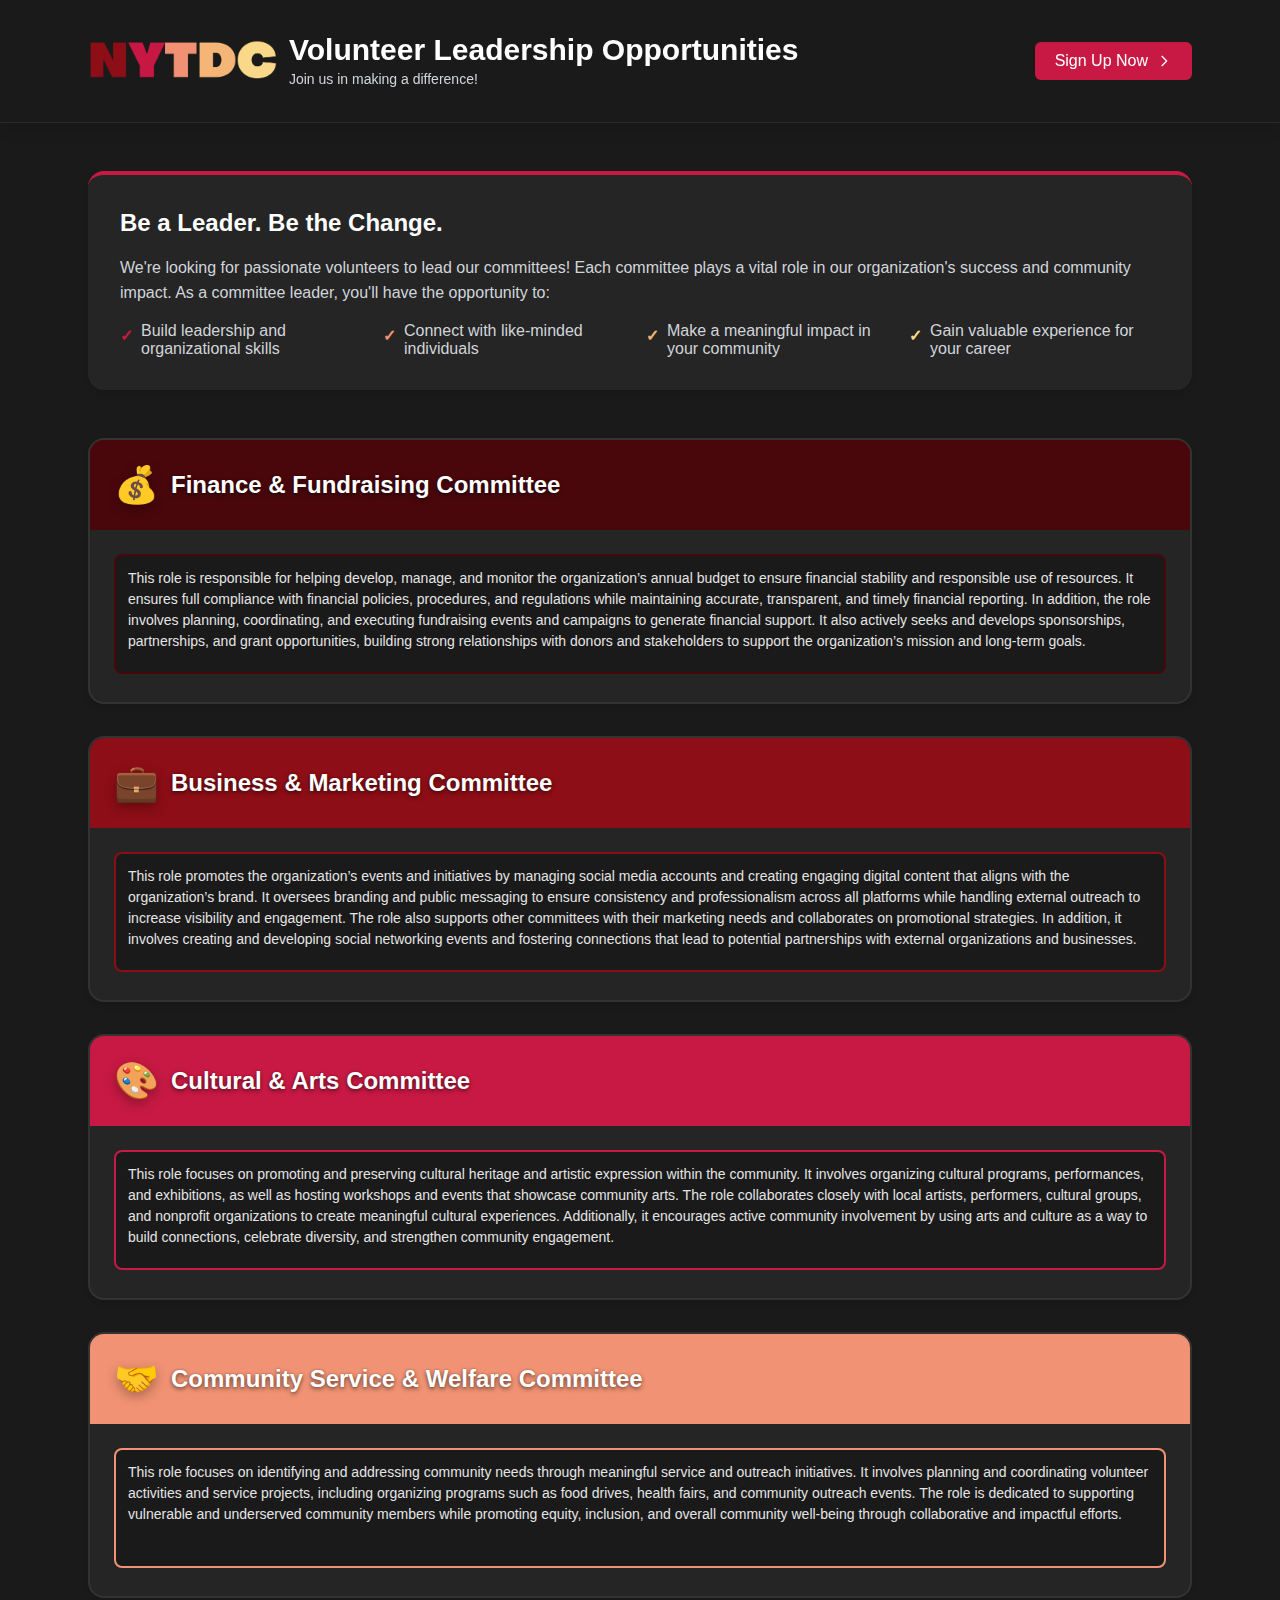
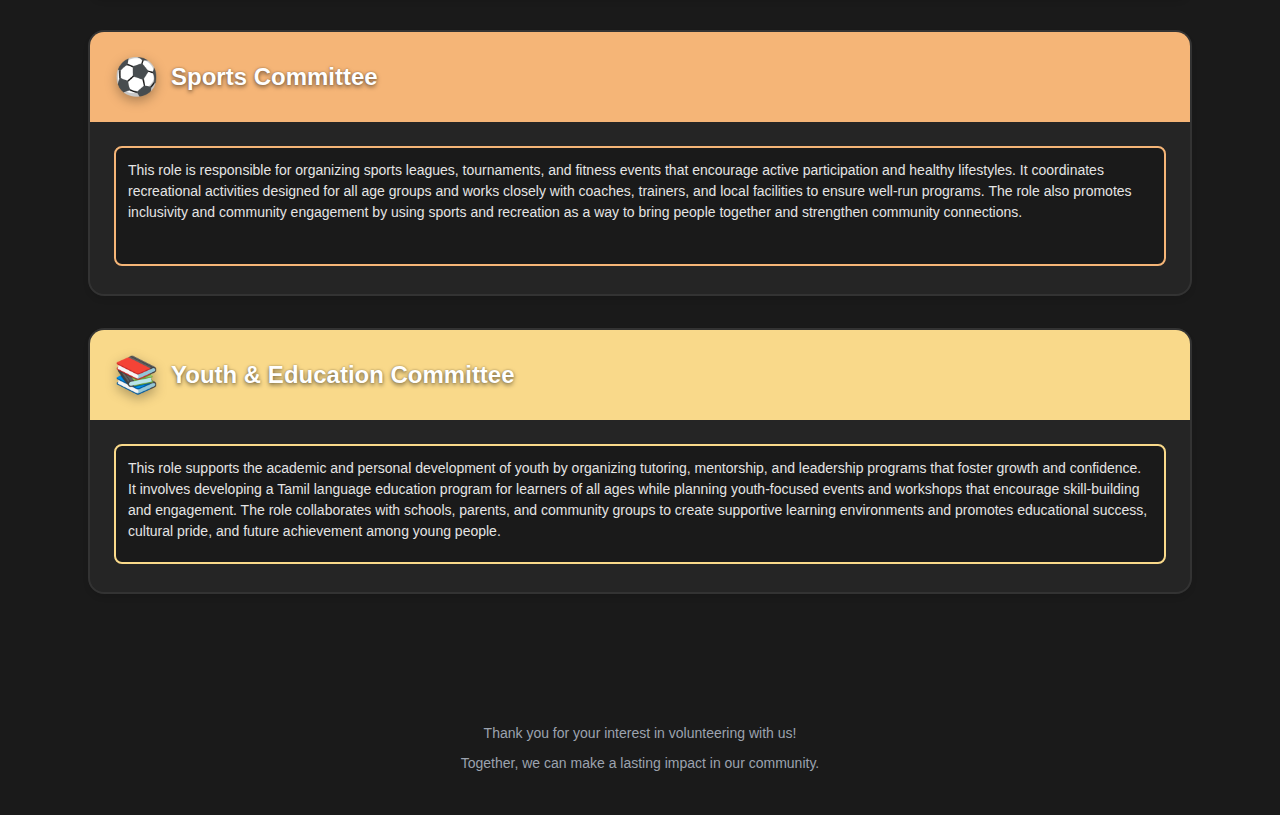
<file: leadership.html>
<!DOCTYPE html>
<html lang="en">
<head>
  <meta charset="UTF-8">
  <meta name="viewport" content="width=device-width, initial-scale=1.0">
  <title>Volunteer Leadership Opportunities - NYTDC</title>
  <style>
    * {
      margin: 0;
      padding: 0;
      box-sizing: border-box;
    }

    body {
      font-family: -apple-system, BlinkMacSystemFont, 'Segoe UI', 'Roboto', 'Oxygen', 'Ubuntu', 'Cantarell', sans-serif;
      background-color: #1a1a1a;
      color: #e5e5e5;
      min-height: 100vh;
    }

    h1 {
      font-size: 1.875rem;
      font-weight: 700;
      line-height: 1.2;
    }

    h2 {
      font-size: 1.5rem;
      font-weight: 700;
      line-height: 1.3;
    }

    p {
      line-height: 1.6;
    }

    .container {
      max-width: 72rem;
      margin: 0 auto;
      padding: 0 1.5rem;
    }

    /* Header */
    header {
      background-color: #1a1a1a;
      border-bottom: 1px solid #2a2a2a;
      position: sticky;
      top: 0;
      z-index: 10;
      box-shadow: 0 10px 15px -3px rgba(0, 0, 0, 0.1);
    }

    .header-content {
      padding: 2rem 0;
      display: flex;
      align-items: center;
      justify-content: space-between;
      gap: 1rem;
      flex-wrap: wrap;
    }

    .header-left {
      display: flex;
      align-items: center;
      gap: 0.75rem;
    }

    .logo {
      height: 3rem;
      width: auto;
    }

    .header-text h1 {
      color: white;
    }

    .header-text p {
      color: #d1d5db;
      font-size: 0.875rem;
    }

    .btn-signup {
      background-color: #C71943;
      color: white;
      padding: 0.625rem 1.25rem;
      border-radius: 0.375rem;
      text-decoration: none;
      display: inline-flex;
      align-items: center;
      gap: 0.5rem;
      font-weight: 500;
      transition: background-color 0.2s;
    }

    .btn-signup:hover {
      background-color: #8D0E16;
    }

    .arrow-icon {
      width: 1rem;
      height: 1rem;
    }

    /* Main Content */
    main {
      padding: 3rem 0;
    }

    /* Introduction */
    .intro-section {
      background-color: #252525;
      border-radius: 1rem;
      padding: 2rem;
      margin-bottom: 3rem;
      border-top: 4px solid #C71943;
      box-shadow: 0 4px 6px -1px rgba(0, 0, 0, 0.1);
    }

    .intro-section h2 {
      color: white;
      margin-bottom: 1rem;
    }

    .intro-section p {
      color: #d1d5db;
      margin-bottom: 1rem;
    }

    .benefits-list {
      display: grid;
      grid-template-columns: repeat(auto-fit, minmax(250px, 1fr));
      gap: 0.75rem;
      list-style: none;
    }

    .benefits-list li {
      display: flex;
      align-items: start;
      gap: 0.5rem;
      color: #d1d5db;
    }

    .checkmark {
      margin-top: 0.25rem;
      font-weight: bold;
    }

    /* Committees */
    .committees-grid {
      display: grid;
      gap: 2rem;
      margin-bottom: 3rem;
    }

    .committee-card {
      border-radius: 1rem;
      overflow: hidden;
      box-shadow: 0 4px 6px -1px rgba(0, 0, 0, 0.1);
      background-color: #252525;
      border: 2px solid #333333;
    }

    .committee-header {
      padding: 1.5rem;
      color: white;
      display: flex;
      align-items: center;
      gap: 0.75rem;
    }

    .committee-icon {
      font-size: 2.25rem;
      filter: drop-shadow(0 4px 6px rgba(0, 0, 0, 0.3));
    }

    .committee-title {
      flex: 1;
      text-shadow: 0 2px 4px rgba(0,0,0,0.5), 0 0 2px rgba(0,0,0,0.3);
    }

    .committee-body {
      padding: 1.5rem;
    }

    .committee-textarea {
      width: 100%;
      min-height: 120px;
      padding: 0.75rem;
      border: 2px solid;
      border-radius: 0.5rem;
      background-color: #1a1a1a;
      color: #e5e5e5;
      font-family: inherit;
      font-size: 0.875rem;
      line-height: 1.5;
      resize: none;
    }

    .committee-textarea:focus {
      outline: none;
      border-width: 2px;
    }

    .committee-textarea::placeholder {
      color: #9ca3af;
    }

    /* Footer */
    footer {
      padding: 2rem 1.5rem;
      text-align: center;
      color: #9ca3af;
      font-size: 0.875rem;
    }

    footer p {
      margin-bottom: 0.5rem;
    }

    /* Print Styles */
    @media print {
      body {
        background-color: white;
        color: black;
        print-color-adjust: exact;
        -webkit-print-color-adjust: exact;
      }

      header {
        position: relative;
        box-shadow: none;
      }

      .committee-card {
        break-inside: avoid;
      }

      .intro-section {
        break-inside: avoid;
      }

      @page {
        margin: 0.5in;
        size: letter;
      }
    }
  </style>
</head>
<body>
  <!-- Header -->
  <header>
    <div class="container">
      <div class="header-content">
        <div class="header-left">
          <img src="logo.png" alt="NYTDC Logo" class="logo">
          <div class="header-text">
            <h1>Volunteer Leadership Opportunities</h1>
            <p>Join us in making a difference!</p>
          </div>
        </div>
        <a href="https://docs.google.com/forms/d/e/1FAIpQLSfoYFg0H7UdZCsh6F3mJp4EZsv6a_BvG5LmCKkMCW0_vuaOxg/viewform" target="_blank" rel="noopener noreferrer" class="btn-signup">
          Sign Up Now
          <svg class="arrow-icon" fill="none" stroke="currentColor" viewBox="0 0 24 24">
            <path stroke-linecap="round" stroke-linejoin="round" stroke-width="2" d="M9 5l7 7-7 7"/>
          </svg>
        </a>
      </div>
    </div>
  </header>

  <!-- Main Content -->
  <main>
    <div class="container">
      <!-- Introduction -->
      <div class="intro-section">
        <h2>Be a Leader. Be the Change.</h2>
        <p>
          We're looking for passionate volunteers to lead our committees! Each
          committee plays a vital role in our organization's success and
          community impact. As a committee leader, you'll have the opportunity to:
        </p>
        <ul class="benefits-list">
          <li>
            <span class="checkmark" style="color: #C71943;">✓</span>
            <span>Build leadership and organizational skills</span>
          </li>
          <li>
            <span class="checkmark" style="color: #F09273;">✓</span>
            <span>Connect with like-minded individuals</span>
          </li>
          <li>
            <span class="checkmark" style="color: #F5B577;">✓</span>
            <span>Make a meaningful impact in your community</span>
          </li>
          <li>
            <span class="checkmark" style="color: #F9D98A;">✓</span>
            <span>Gain valuable experience for your career</span>
          </li>
        </ul>
      </div>

      <!-- Committees -->
      <div class="committees-grid">
          <!-- Finance & Fundraising -->
        <div class="committee-card">
          <div class="committee-header" style="background-color: #49070C;">
            <span class="committee-icon">💰</span>
            <h2 class="committee-title">Finance & Fundraising Committee</h2>
          </div>
          <div class="committee-body">
            <textarea 
              class="committee-textarea" 
              style="border-color: #49070C;"
              placeholder="Enter committee description here..."
            >This role is responsible for helping develop, manage, and monitor the organization’s annual budget to ensure financial stability and responsible use of resources. It ensures full compliance with financial policies, procedures, and regulations while maintaining accurate, transparent, and timely financial reporting. In addition, the role involves planning, coordinating, and executing fundraising events and campaigns to generate financial support. It also actively seeks and develops sponsorships, partnerships, and grant opportunities, building strong relationships with donors and stakeholders to support the organization’s mission and long-term goals.</textarea>
          </div>
        </div>

        <div class="committee-card">
          <div class="committee-header" style="background-color: #8D0E16;">
            <span class="committee-icon">💼</span>
            <h2 class="committee-title">Business & Marketing Committee</h2>
          </div>
          <div class="committee-body">
            <textarea 
              class="committee-textarea" 
              style="border-color: #8D0E16;"
              placeholder="Enter committee description here..."
            >This role promotes the organization’s events and initiatives by managing social media accounts and creating engaging digital content that aligns with the organization’s brand. It oversees branding and public messaging to ensure consistency and professionalism across all platforms while handling external outreach to increase visibility and engagement. The role also supports other committees with their marketing needs and collaborates on promotional strategies. In addition, it involves creating and developing social networking events and fostering connections that lead to potential partnerships with external organizations and businesses.</textarea>
          </div>
        </div>


        <!-- Cultural & Arts -->
        <div class="committee-card">
          <div class="committee-header" style="background-color: #C71943;">
            <span class="committee-icon">🎨</span>
            <h2 class="committee-title">Cultural & Arts Committee</h2>
          </div>
          <div class="committee-body">
            <textarea 
              class="committee-textarea" 
              style="border-color: #C71943;"
              placeholder="Enter committee description here..."
            >This role focuses on promoting and preserving cultural heritage and artistic expression within the community. It involves organizing cultural programs, performances, and exhibitions, as well as hosting workshops and events that showcase community arts. The role collaborates closely with local artists, performers, cultural groups, and nonprofit organizations to create meaningful cultural experiences. Additionally, it encourages active community involvement by using arts and culture as a way to build connections, celebrate diversity, and strengthen community engagement.</textarea>
          </div>
        </div>

        <!-- Community Service & Welfare -->
        <div class="committee-card">
          <div class="committee-header" style="background-color: #F09273;">
            <span class="committee-icon">🤝</span>
            <h2 class="committee-title">Community Service & Welfare Committee</h2>
          </div>
          <div class="committee-body">
            <textarea 
              class="committee-textarea" 
              style="border-color: #F09273;"
              placeholder="Enter committee description here..."
            >This role focuses on identifying and addressing community needs through meaningful service and outreach initiatives. It involves planning and coordinating volunteer activities and service projects, including organizing programs such as food drives, health fairs, and community outreach events. The role is dedicated to supporting vulnerable and underserved community members while promoting equity, inclusion, and overall community well-being through collaborative and impactful efforts.</textarea>
          </div>
        </div>

        <!-- Sports -->
        <div class="committee-card">
          <div class="committee-header" style="background-color: #F5B577;">
            <span class="committee-icon">⚽</span>
            <h2 class="committee-title">Sports Committee</h2>
          </div>
          <div class="committee-body">
            <textarea 
              class="committee-textarea" 
              style="border-color: #F5B577;"
              placeholder="Enter committee description here..."
            >This role is responsible for organizing sports leagues, tournaments, and fitness events that encourage active participation and healthy lifestyles. It coordinates recreational activities designed for all age groups and works closely with coaches, trainers, and local facilities to ensure well-run programs. The role also promotes inclusivity and community engagement by using sports and recreation as a way to bring people together and strengthen community connections.</textarea>
          </div>
        </div>

        <!-- Youth & Education -->
        <div class="committee-card">
          <div class="committee-header" style="background-color: #F9D98A;">
            <span class="committee-icon">📚</span>
            <h2 class="committee-title">Youth & Education Committee</h2>
          </div>
          <div class="committee-body">
            <textarea 
              class="committee-textarea" 
              style="border-color: #F9D98A;"
              placeholder="Enter committee description here..."
            >This role supports the academic and personal development of youth by organizing tutoring, mentorship, and leadership programs that foster growth and confidence. It involves developing a Tamil language education program for learners of all ages while planning youth-focused events and workshops that encourage skill-building and engagement. The role collaborates with schools, parents, and community groups to create supportive learning environments and promotes educational success, cultural pride, and future achievement among young people.</textarea>
          </div>
        </div>
      </div>
    </div>
  </main>

  <!-- Footer -->
  <footer>
    <div class="container">
      <p>Thank you for your interest in volunteering with us!</p>
      <p>Together, we can make a lasting impact in our community.</p>
    </div>
  </footer>

  <script>
    // Add focus border color matching functionality
    document.querySelectorAll('.committee-textarea').forEach(textarea => {
      const borderColor = textarea.style.borderColor;
      
      textarea.addEventListener('focus', function() {
        this.style.borderColor = borderColor;
      });
      
      textarea.addEventListener('blur', function() {
        this.style.borderColor = borderColor;
      });
    });
  </script>
</body>
</html>
</file>
